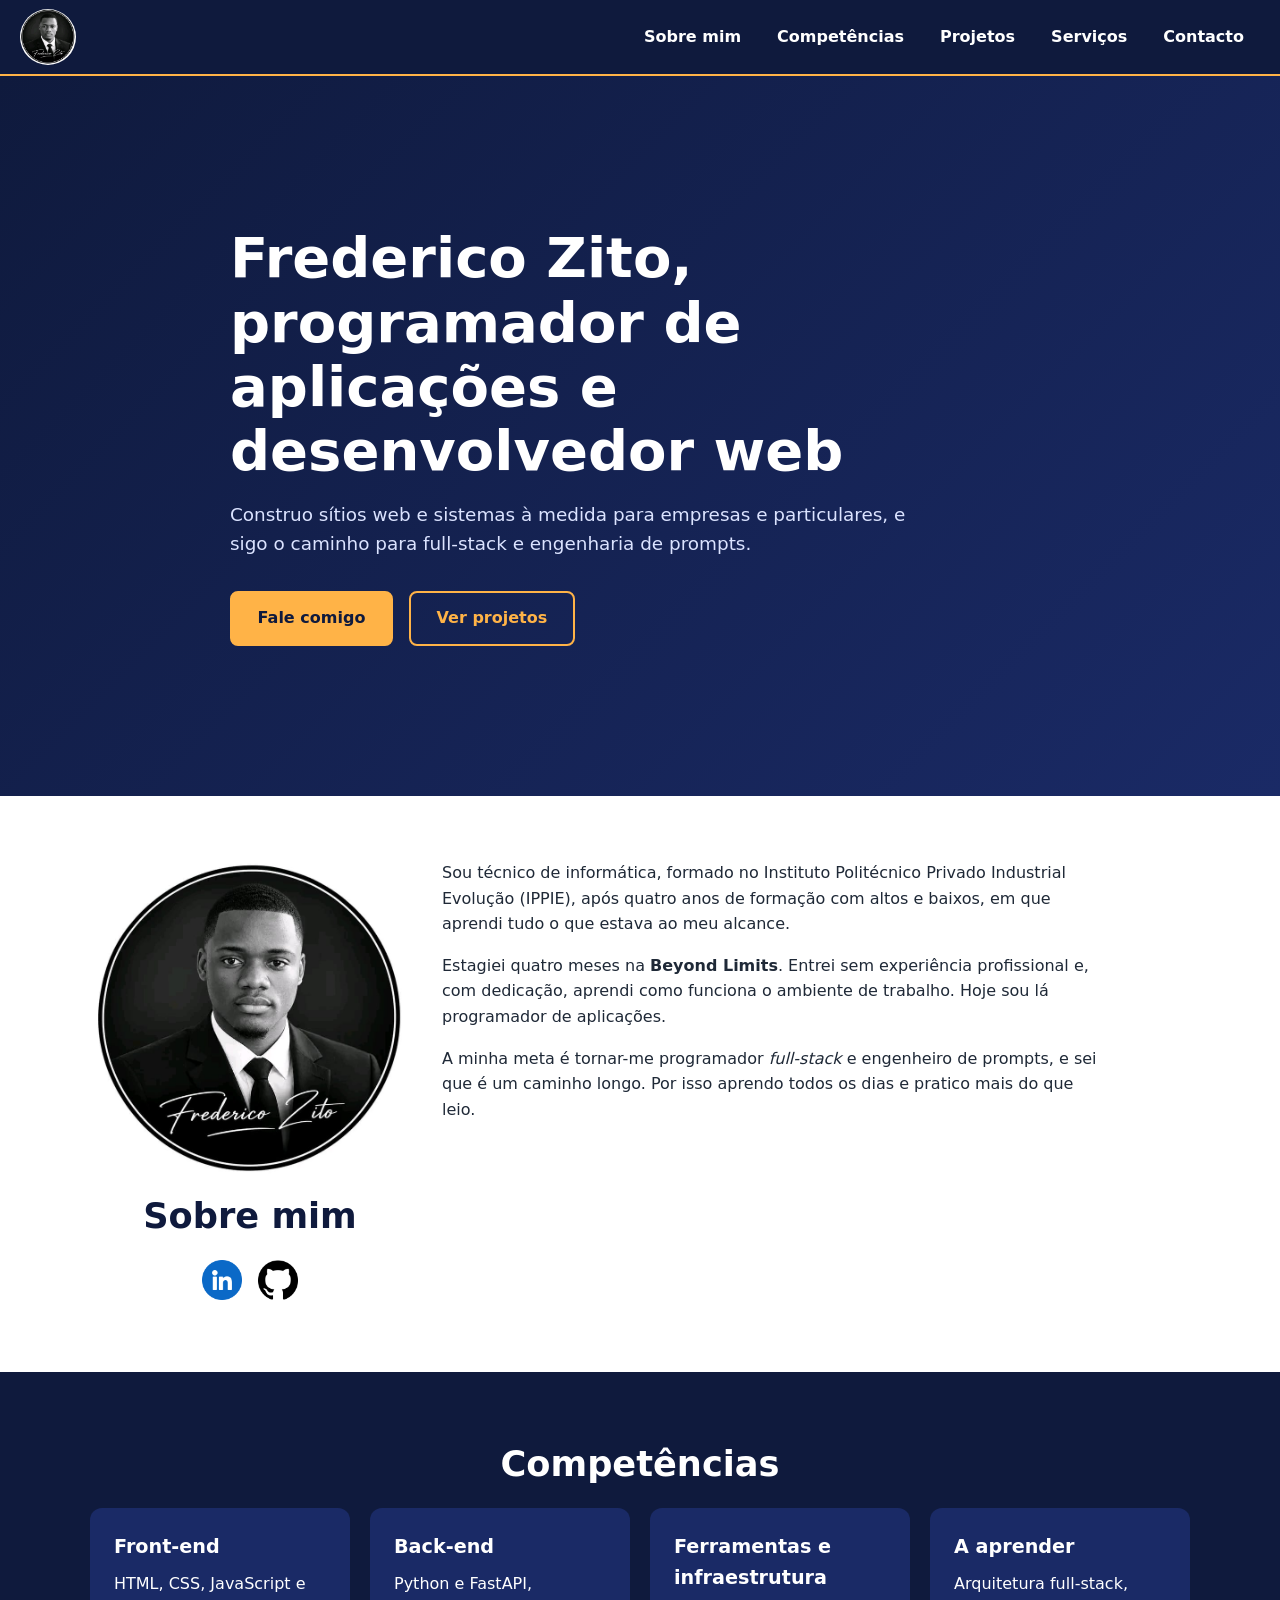
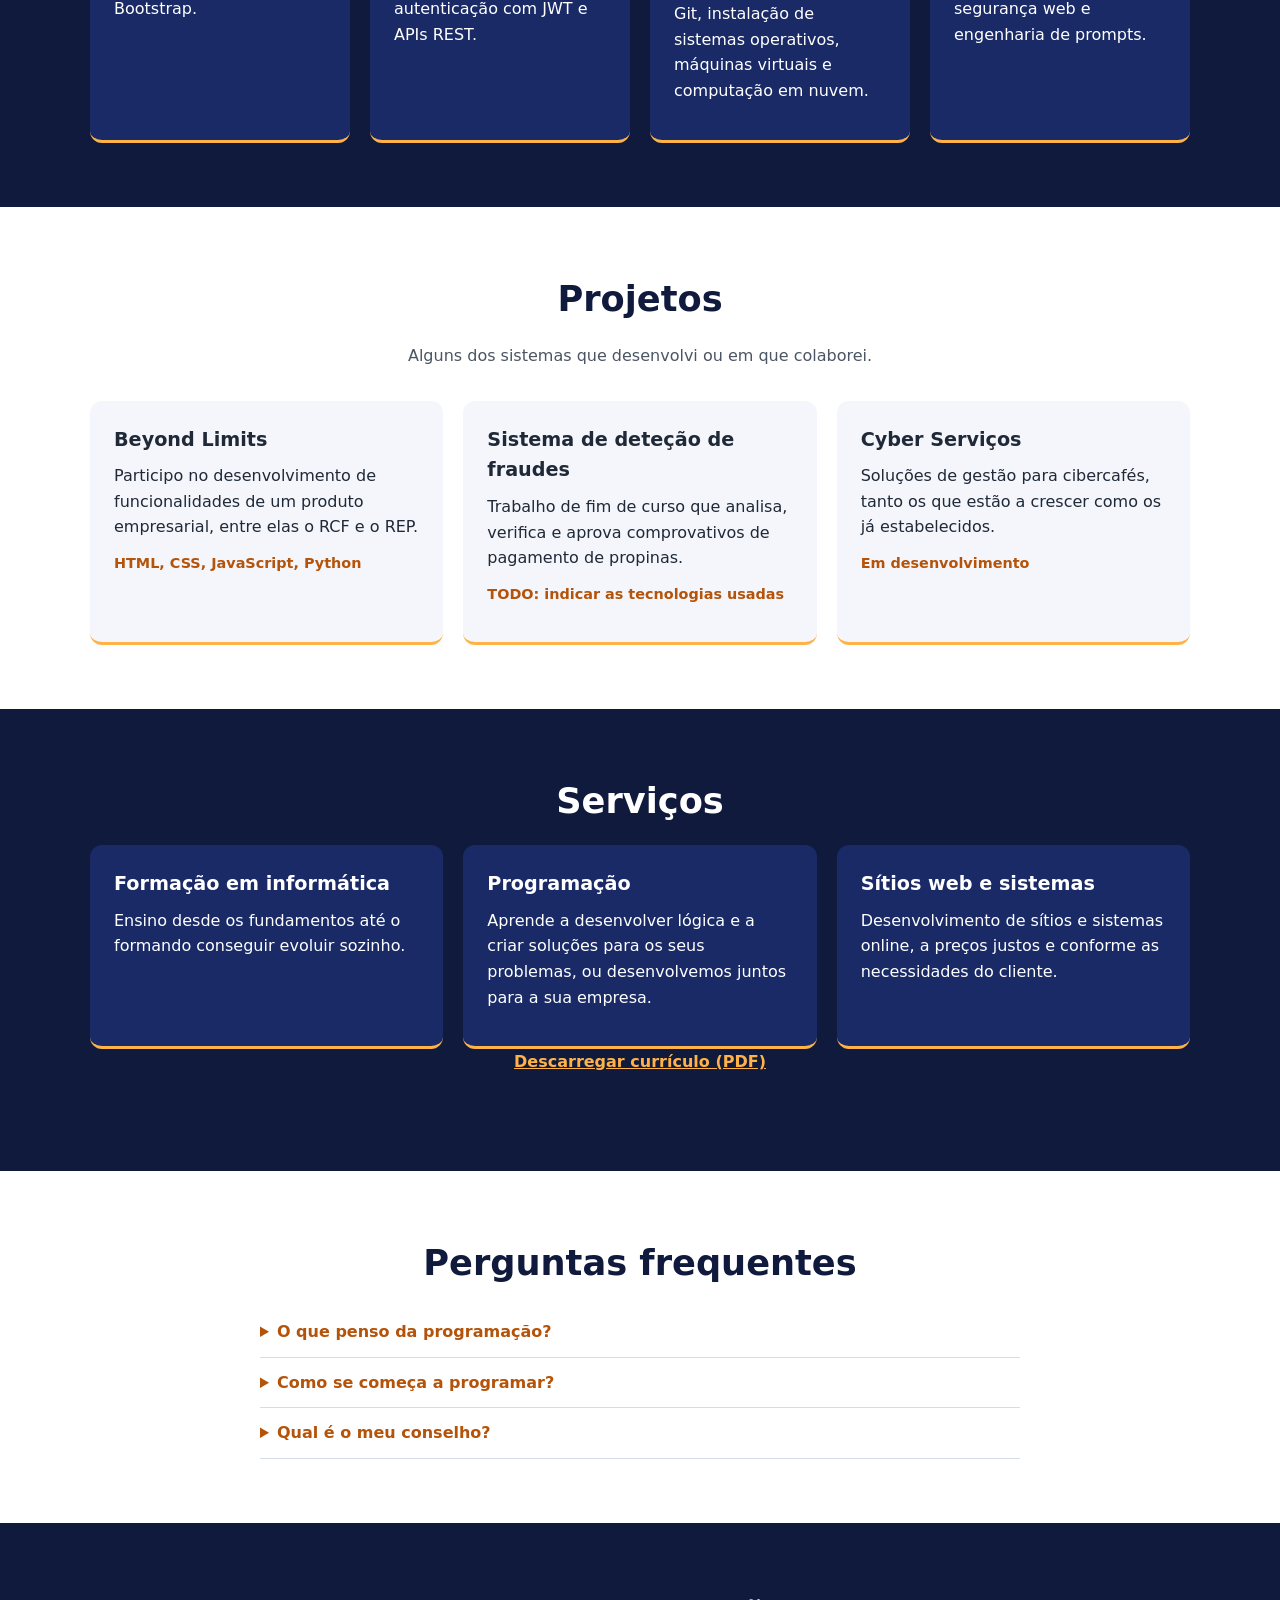
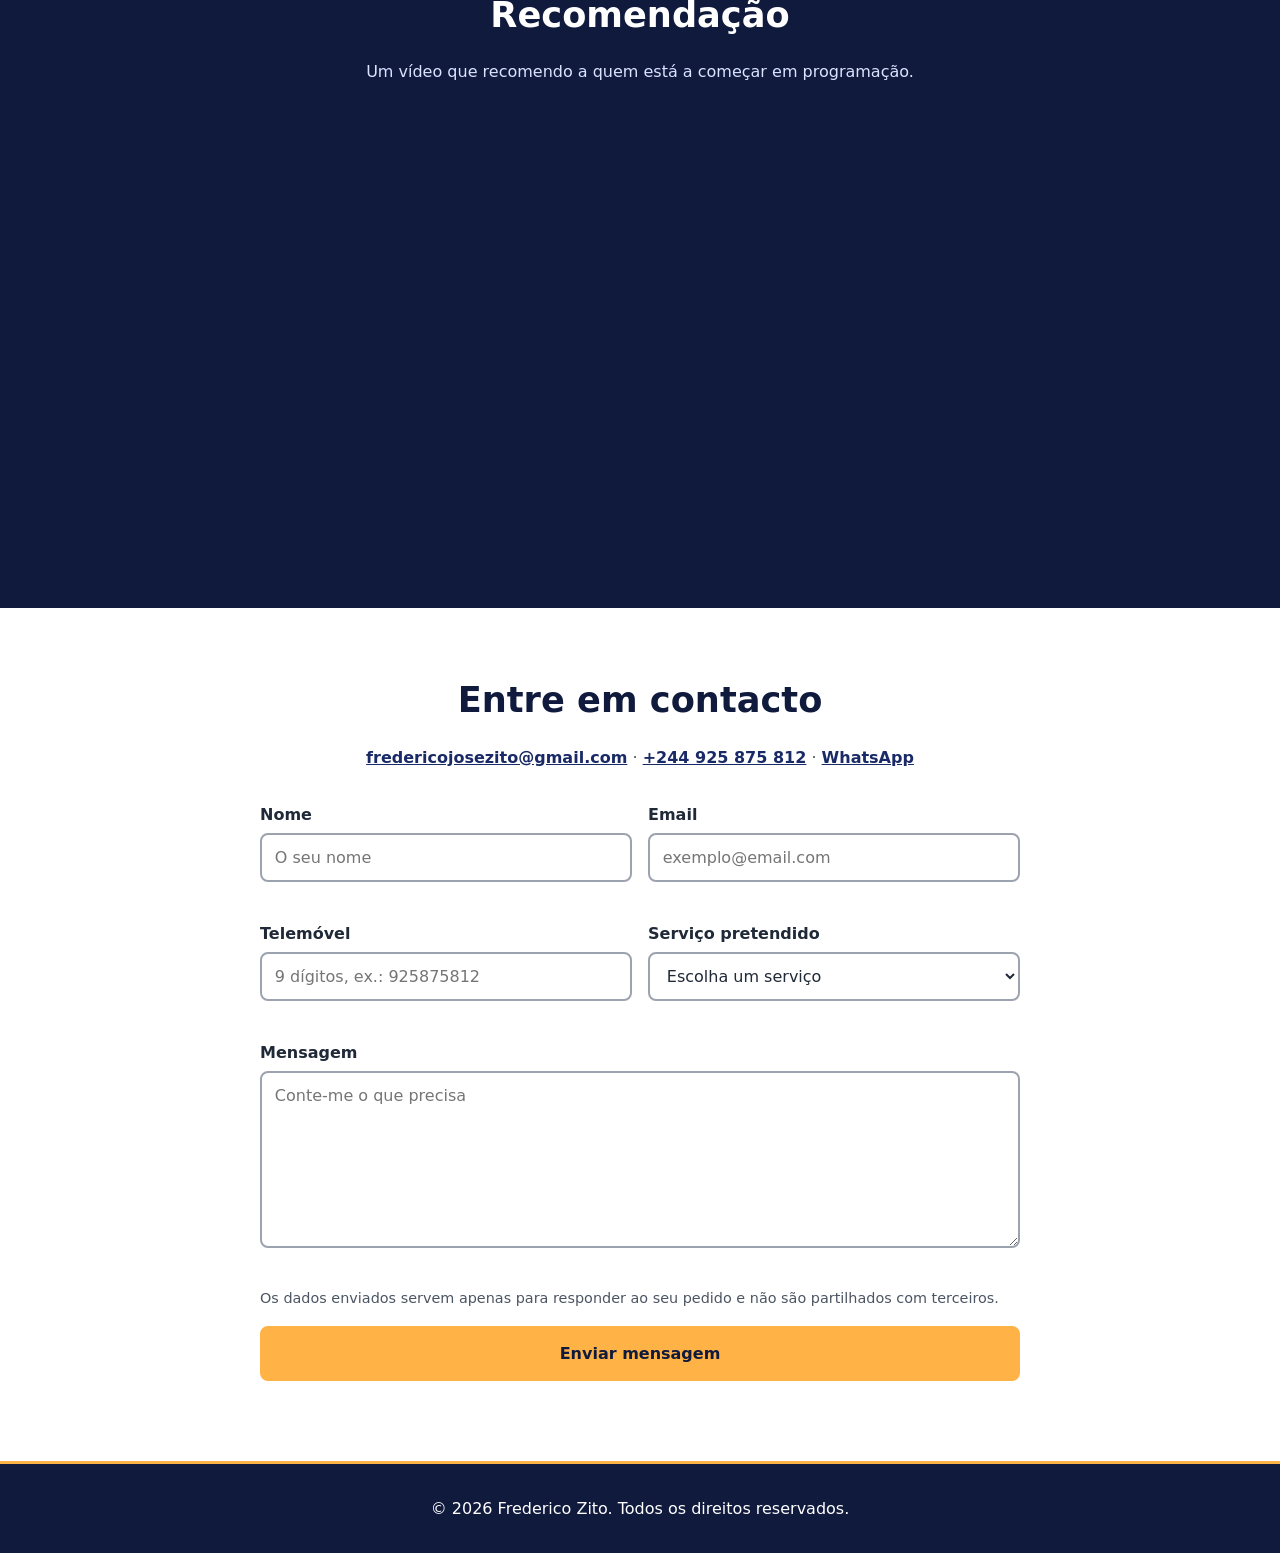
<file: index.html>
<!DOCTYPE html>
<!-- pt-PT conforme pedido (se o público for sobretudo angolano, pode usar pt-AO) -->
<html lang="pt-PT">

<head>
    <meta charset="UTF-8">
    <meta name="viewport" content="width=device-width, initial-scale=1.0">

    <!-- SEO: título (~60 caracteres) e descrição (~155) únicos, com nome e função -->
    <title>Frederico Zito | Programador de Aplicações e Desenvolvedor Web</title>
    <meta name="description"
        content="Frederico Zito, programador de aplicações em Angola. Desenvolvimento de sítios web e sistemas à medida, formação em informática. Peça o seu orçamento.">
    <meta name="author" content="Frederico Zito">
    <meta name="robots" content="index, follow">
    <!-- TODO: substituir pelo domínio real -->
    <link rel="canonical" href="https://www.exemplo.com/">

    <!-- Segurança: política de conteúdos (CSP). Só permite recursos do próprio sítio,
         o YouTube (modo sem cookies) e a nossa API de contacto (connect-src). -->
    <meta http-equiv="Content-Security-Policy"
        content="default-src 'self'; img-src 'self' data:; script-src 'self'; style-src 'self'; frame-src https://www.youtube-nocookie.com; connect-src 'self' https://SEU-BACKEND.onrender.com; form-action 'self'; base-uri 'self'">
    <meta name="referrer" content="strict-origin-when-cross-origin">

    <!-- Pré-visualização ao partilhar (LinkedIn, WhatsApp, Facebook) -->
    <meta property="og:type" content="website">
    <meta property="og:locale" content="pt_PT">
    <meta property="og:title" content="Frederico Zito | Programador de Aplicações e Desenvolvedor Web">
    <meta property="og:description" content="Sítios web e sistemas à medida, com foco em qualidade e segurança.">
    <meta property="og:image" content="https://www.exemplo.com/assets/imagens/og-imagem.jpg">
    <meta property="og:url" content="https://www.exemplo.com/">
    <meta name="twitter:card" content="summary_large_image">

    <link rel="icon" href="frontend/assets/imagens/favicon.png" type="image/png">
    <link rel="stylesheet" href="frontend/assets/estilos/estilo.css">

    <!-- Dados estruturados: ajudam o Google a identificar a pessoa -->
    <script type="application/ld+json">
    {
      "@context": "https://schema.org",
      "@type": "Person",
      "name": "Frederico José Zito",
      "jobTitle": "Programador de Aplicações",
      "worksFor": { "@type": "Organization", "name": "Beyond Limits" },
      "email": "mailto:fredericojosezito@gmail.com",
      "telephone": "+244925875812",
      "url": "https://frederico-zito.github.io/Portfolio-Profissional/"
    }
    </script>
    <script src="frontend/assets/javascript/script.js" defer></script>
</head>

<body>
    <a class="salto-conteudo" href="#conteudo">Saltar para o conteúdo</a>

    <!-- CABEÇALHO E NAVEGAÇÃO -->
    <header class="cabecalho">
        <a href="#inicio" class="cabecalho__logo" aria-label="Ir para o início">
            <img src="frontend/assets/imagens/foto-perfil.jpeg" alt="Fotografia de Frederico Zito" width="56" height="56">
        </a>
        <button class="menu__botao" type="button" aria-label="Menu" aria-expanded="false" aria-controls="menu">
            <span></span><span></span><span></span>
        </button>
        <nav id="menu" class="menu" aria-label="Principal">
            <ul class="menu__lista">
                <li><a class="menu__link" href="#sobre">Sobre mim</a></li>
                <li><a class="menu__link" href="#competencias">Competências</a></li>
                <li><a class="menu__link" href="#projetos">Projetos</a></li>
                <li><a class="menu__link" href="#servicos">Serviços</a></li>
                <li><a class="menu__link" href="#contacto">Contacto</a></li>
            </ul>
        </nav>
    </header>

    <main id="conteudo">
        <!-- SECÇÃO INÍCIO: o único h1 da página, visível e com palavras-chave -->
        <section id="inicio" class="hero">
            <div class="hero__texto">
                <h1 class="hero__titulo">Frederico Zito, programador de aplicações e desenvolvedor web</h1>
                <p class="hero__subtitulo">Construo sítios web e sistemas à medida para empresas e particulares, e sigo
                    o caminho para full-stack e engenharia de prompts.</p>
                <div class="hero__acoes">
                    <a class="botao botao--primario" href="#contacto">Fale comigo</a>
                    <a class="botao botao--secundario" href="#projetos">Ver projetos</a>
                </div>
            </div>
        </section>

        <!-- SECÇÃO SOBRE MIM -->
        <section id="sobre" class="secao secao--clara">
            <div class="secao__miolo sobre">
                <div class="sobre__perfil">
                    <img class="sobre__foto" src="frontend/assets/imagens/foto-perfil.jpeg"
                        alt="Fotografia de Frederico José Zito" width="400" height="400" loading="lazy">
                    <h2 class="secao__titulo">Sobre mim</h2>
                    <!-- TODO: colocar os endereços reais dos perfis -->
                    <ul class="redes">
                        <li><a href="https://www.linkedin.com/in/frederico-zito-084736366" target="_blank"
                                rel="noopener noreferrer"><img src="frontend/assets/icones/linkedin.png" alt="LinkedIn"
                                    width="40" height="40" loading="lazy"></a></li>
                        <li><a href="https://github.com/frederico-zito" target="_blank" rel="noopener noreferrer"><img
                                    src="frontend/assets/icones/github.png" alt="GitHub" width="40" height="40"
                                    loading="lazy"></a></li>
                    </ul>
                </div>
                <article class="sobre__texto">
                    <p>Sou técnico de informática, formado no Instituto Politécnico Privado Industrial Evolução (IPPIE),
                        após quatro anos de formação com altos e baixos, em que aprendi tudo o que estava ao meu
                        alcance.</p>
                    <p>Estagiei quatro meses na <strong>Beyond Limits</strong>. Entrei sem experiência profissional e,
                        com dedicação, aprendi como funciona o ambiente de trabalho. Hoje sou lá programador de
                        aplicações.</p>
                    <p>A minha meta é tornar-me programador <em>full-stack</em> e engenheiro de prompts, e sei que é um
                        caminho longo. Por isso aprendo todos os dias e pratico mais do que leio.</p>
                </article>
            </div>
        </section>

        <!-- SECÇÃO COMPETÊNCIAS -->
        <section id="competencias" class="secao">
            <div class="secao__miolo">
                <h2 class="secao__titulo secao__titulo--claro">Competências</h2>
                <div class="grelha">
                    <article class="cartao cartao--claro">
                        <h3 class="cartao__titulo">Front-end</h3>
                        <p>HTML, CSS, JavaScript e Bootstrap.</p>
                    </article>
                    <article class="cartao cartao--claro">
                        <h3 class="cartao__titulo">Back-end</h3>
                        <p>Python e FastAPI, autenticação com JWT e APIs REST.</p>
                    </article>
                    <article class="cartao cartao--claro">
                        <h3 class="cartao__titulo">Ferramentas e infraestrutura</h3>
                        <p>Git, instalação de sistemas operativos, máquinas virtuais e computação em nuvem.</p>
                    </article>
                    <article class="cartao cartao--claro">
                        <h3 class="cartao__titulo">A aprender</h3>
                        <p>Arquitetura full-stack, segurança web e engenharia de prompts.</p>
                    </article>
                </div>
            </div>
        </section>

        <!-- SECÇÃO PROJETOS -->
        <section id="projetos" class="secao secao--clara">
            <div class="secao__miolo">
                <h2 class="secao__titulo">Projetos</h2>
                <p class="secao__intro">Alguns dos sistemas que desenvolvi ou em que colaborei.</p>
                <div class="grelha">
                    <article class="cartao">
                        <h3 class="cartao__titulo">Beyond Limits</h3>
                        <p>Participo no desenvolvimento de funcionalidades de um produto empresarial, entre elas o RCF e
                            o REP.</p>
                        <p class="cartao__tecnologias">HTML, CSS, JavaScript, Python</p>
                    </article>
                    <article class="cartao">
                        <h3 class="cartao__titulo">Sistema de deteção de fraudes</h3>
                        <p>Trabalho de fim de curso que analisa, verifica e aprova comprovativos de pagamento de
                            propinas.</p>
                        <p class="cartao__tecnologias">TODO: indicar as tecnologias usadas</p>
                    </article>
                    <article class="cartao">
                        <h3 class="cartao__titulo">Cyber Serviços</h3>
                        <p>Soluções de gestão para cibercafés, tanto os que estão a crescer como os já estabelecidos.
                        </p>
                        <p class="cartao__tecnologias">Em desenvolvimento</p>
                    </article>
                </div>
            </div>
        </section>

        <!-- SECÇÃO SERVIÇOS -->
        <section id="servicos" class="secao">
            <div class="secao__miolo">
                <h2 class="secao__titulo secao__titulo--claro">Serviços</h2>
                <div class="grelha">
                    <article class="cartao cartao--claro">
                        <h3 class="cartao__titulo">Formação em informática</h3>
                        <p>Ensino desde os fundamentos até o formando conseguir evoluir sozinho.</p>
                    </article>
                    <article class="cartao cartao--claro">
                        <h3 class="cartao__titulo">Programação</h3>
                        <p>Aprende a desenvolver lógica e a criar soluções para os seus problemas, ou desenvolvemos
                            juntos para a sua empresa.</p>
                    </article>
                    <article class="cartao cartao--claro">
                        <h3 class="cartao__titulo">Sítios web e sistemas</h3>
                        <p>Desenvolvimento de sítios e sistemas online, a preços justos e conforme as necessidades do
                            cliente.</p>
                    </article>
                </div>
                <p class="secao__intro secao__intro--claro"><a class="ligacao-cv"
                        href="frontend/assets/documentos/cv-frederico-zito.pdf" download>Descarregar currículo (PDF)</a></p>
            </div>
        </section>

        <!-- SECÇÃO FAQ -->
        <section id="faq" class="secao secao--clara">
            <div class="secao__miolo secao__miolo--estreito">
                <h2 class="secao__titulo">Perguntas frequentes</h2>
                <details class="faq__item">
                    <summary class="faq__pergunta">O que penso da programação?</summary>
                    <p class="faq__resposta">É exigente, mais do que difícil. Pede curiosidade constante e prática
                        diária, não apenas motivação passageira.</p>
                </details>
                <details class="faq__item">
                    <summary class="faq__pergunta">Como se começa a programar?</summary>
                    <p class="faq__resposta">Escolhe-se uma área, estuda-se com método e pratica-se muito: cerca de 80%
                        de prática e 20% de teoria.</p>
                </details>
                <details class="faq__item">
                    <summary class="faq__pergunta">Qual é o meu conselho?</summary>
                    <p class="faq__resposta">Não adie o que pode aprender hoje. Cada dia de prática conta.</p>
                </details>
            </div>
        </section>

        <!-- SECÇÃO RECOMENDAÇÃO (vídeo carregado só quando visível, sem cookies) -->
        <section id="recomendacao" class="secao">
            <div class="secao__miolo secao__miolo--estreito">
                <h2 class="secao__titulo secao__titulo--claro">Recomendação</h2>
                <p class="secao__intro secao__intro--claro">Um vídeo que recomendo a quem está a começar em programação.
                </p>
                <iframe class="video" src="https://www.youtube-nocookie.com/embed/A1BaZr82XJI"
                    title="Vídeo de introdução à programação" loading="lazy"
                    referrerpolicy="strict-origin-when-cross-origin"
                    allow="encrypted-media; picture-in-picture; web-share" allowfullscreen></iframe>
            </div>
        </section>

        <!-- SECÇÃO CONTACTO -->
        <section id="contacto" class="secao secao--clara">
            <div class="secao__miolo secao__miolo--estreito">
                <h2 class="secao__titulo">Entre em contacto</h2>
                <p class="secao__intro">
                    <a href="mailto:fredericojosezito@gmail.com">fredericojosezito@gmail.com</a> ·
                    <a href="tel:+244925875812">+244 925 875 812</a> ·
                    <a href="https://wa.me/244925875812" target="_blank" rel="noopener noreferrer">WhatsApp</a>
                </p>

                <!-- TODO: data-api-url = endereço da API alojada (ver backend/README.md).
                     O envio é feito por JavaScript; sem ele, usar o email acima. -->
                <form id="formulario" class="formulario" data-api-url="https://SEU-BACKEND.onrender.com/contacto"
                    method="post" novalidate>
                    <div class="formulario__linha">
                        <div class="campo">
                            <label for="nome">Nome</label>
                            <input type="text" id="nome" name="nome" maxlength="60" autocomplete="name" required
                                placeholder="O seu nome">
                            <span class="campo__erro" role="alert"></span>
                        </div>
                        <div class="campo">
                            <label for="email">Email</label>
                            <input type="email" id="email" name="email" maxlength="80" autocomplete="email" required
                                placeholder="exemplo@email.com">
                            <span class="campo__erro" role="alert"></span>
                        </div>
                    </div>
                    <div class="formulario__linha">
                        <div class="campo">
                            <label for="telemovel">Telemóvel</label>
                            <input type="tel" id="telemovel" name="telemovel" maxlength="9" inputmode="numeric"
                                autocomplete="tel-national" placeholder="9 dígitos, ex.: 925875812">
                            <span class="campo__erro" role="alert"></span>
                        </div>
                        <div class="campo">
                            <label for="servico">Serviço pretendido</label>
                            <select id="servico" name="servico" required>
                                <option value="" selected disabled>Escolha um serviço</option>
                                <option>Instalação e configuração de sistemas operativos</option>
                                <option>Criação e configuração de máquinas virtuais</option>
                                <option>Panfletos, cartazes e faixas</option>
                                <option>Desenvolvimento de loja online</option>
                                <option>Desenvolvimento de sistema de gestão</option>
                                <option>Formação em lógica de programação</option>
                                <option>Reparação de computadores</option>
                                <option>Formação em computação em nuvem</option>
                            </select>
                            <span class="campo__erro" role="alert"></span>
                        </div>
                    </div>
                    <div class="campo">
                        <label for="mensagem">Mensagem</label>
                        <textarea id="mensagem" name="mensagem" rows="6" minlength="10" maxlength="1000" required
                            placeholder="Conte-me o que precisa"></textarea>
                        <span class="campo__erro" role="alert"></span>
                    </div>
                    <!-- Armadilha anti-spam (honeypot): humanos não a veem, robôs preenchem -->
                    <div class="armadilha" aria-hidden="true">
                        <label for="website">Não preencher</label>
                        <input type="text" id="website" name="website" tabindex="-1" autocomplete="off">
                    </div>
                    <p class="formulario__privacidade">Os dados enviados servem apenas para responder ao seu pedido e
                        não são partilhados com terceiros.</p>
                    <button type="submit" class="botao botao--primario botao--cheio">Enviar mensagem</button>
                    <p id="formulario-estado" class="formulario__estado" role="status"></p>
                </form>
            </div>
        </section>
    </main>

    <footer class="rodape">
        <p>&copy; 2026 Frederico Zito. Todos os direitos reservados.</p>
    </footer>
</body>

</html>
</file>
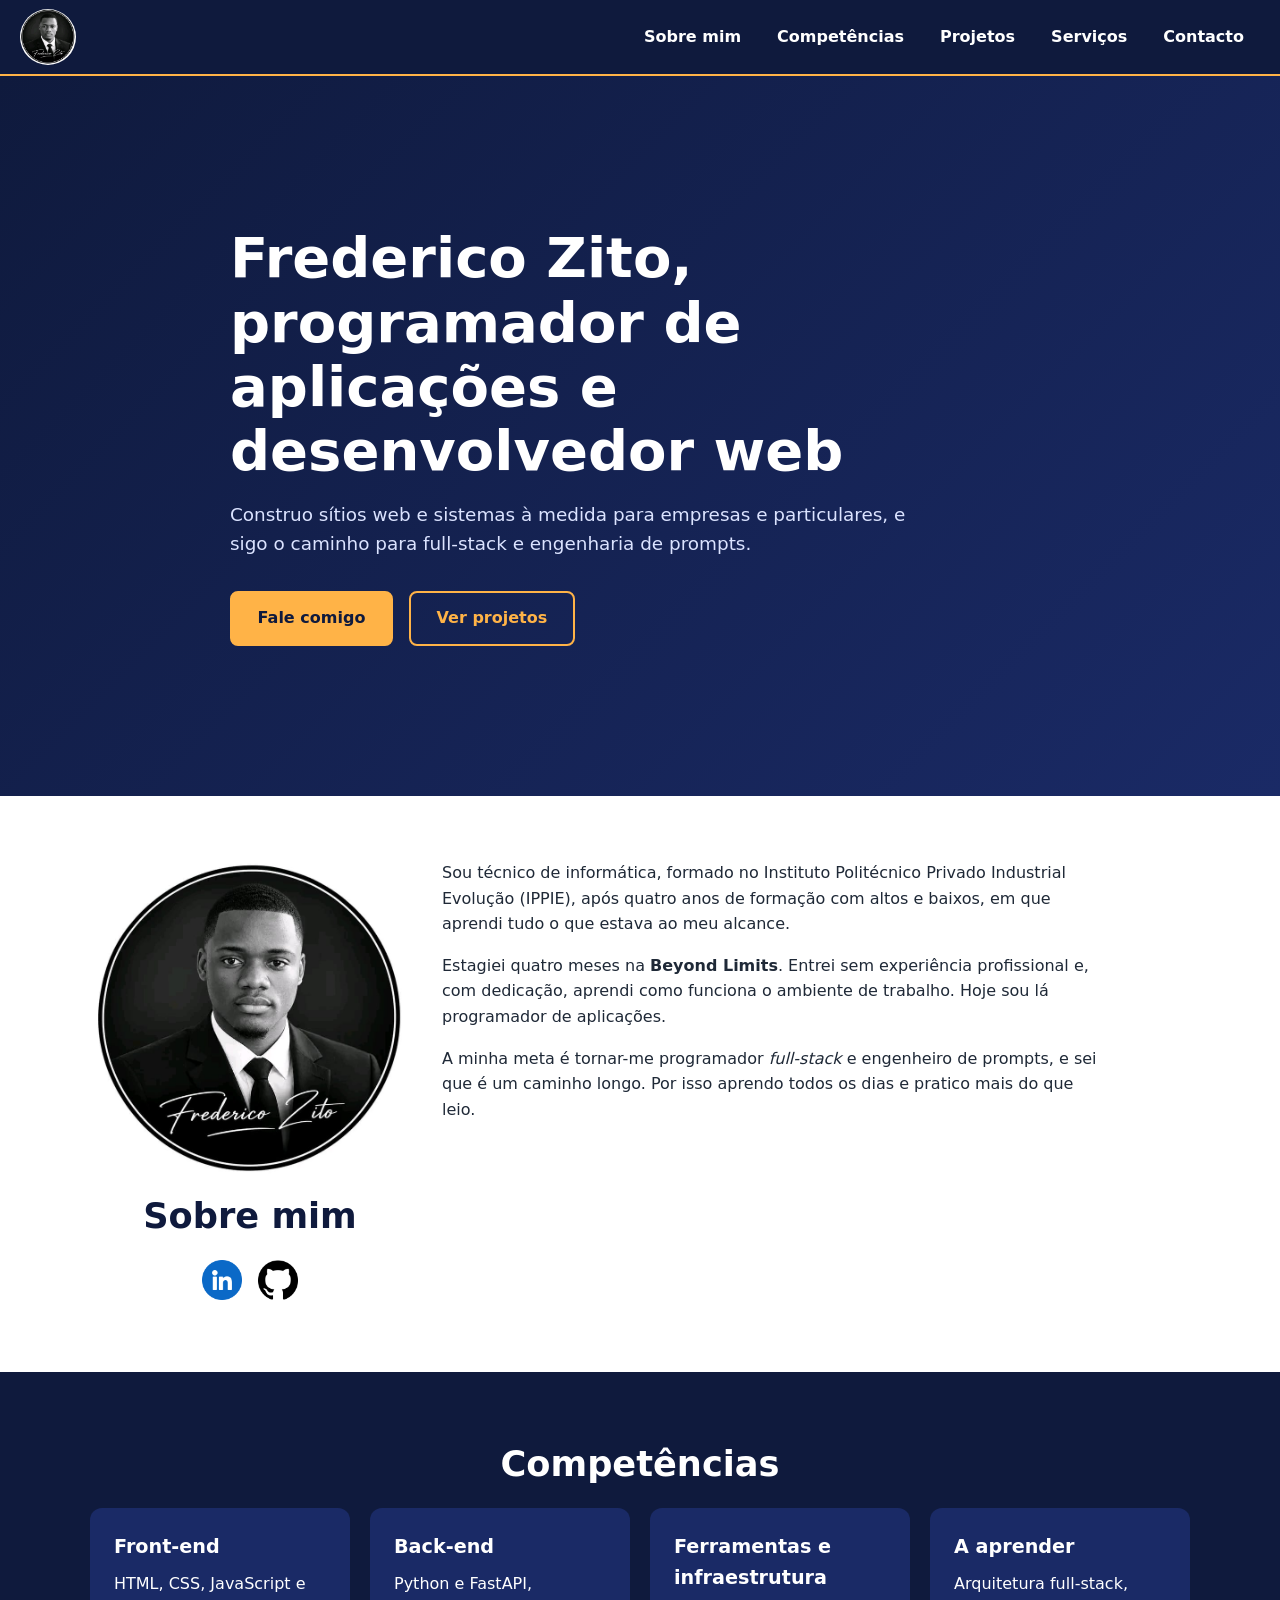
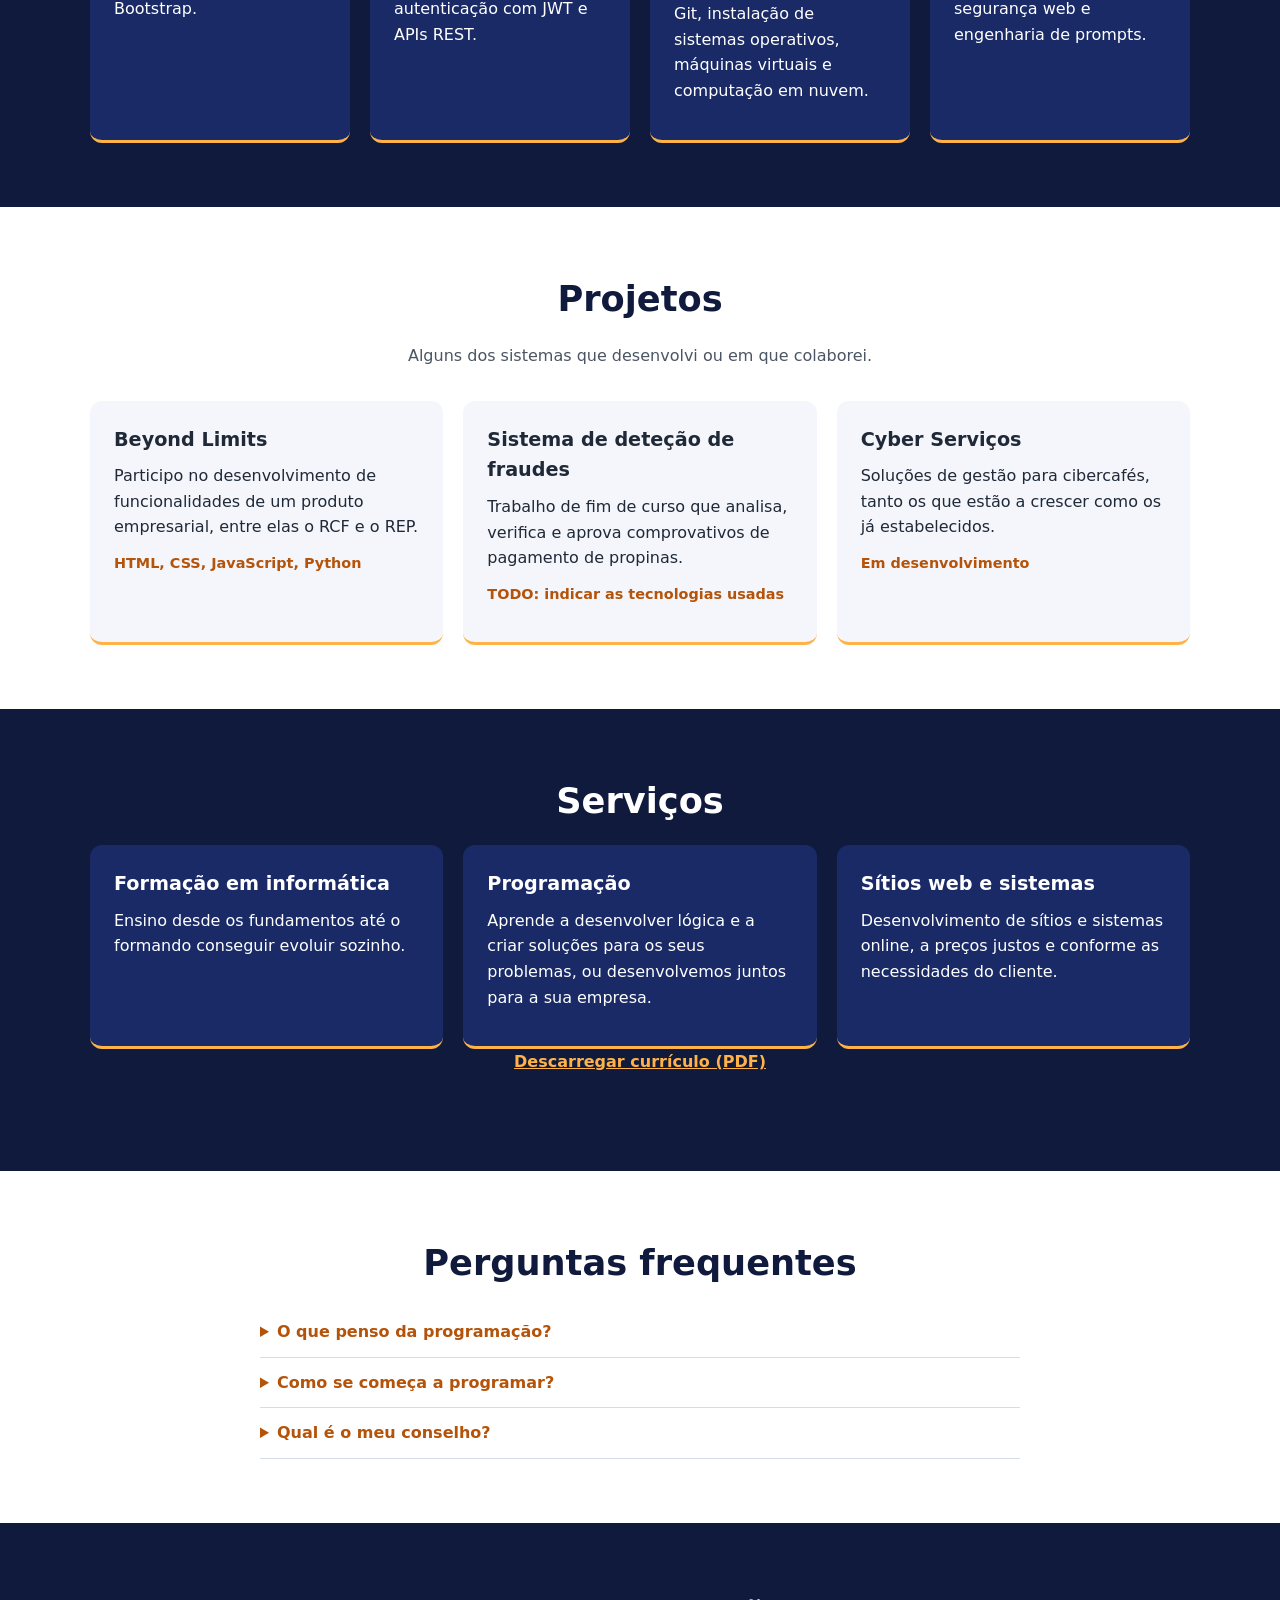
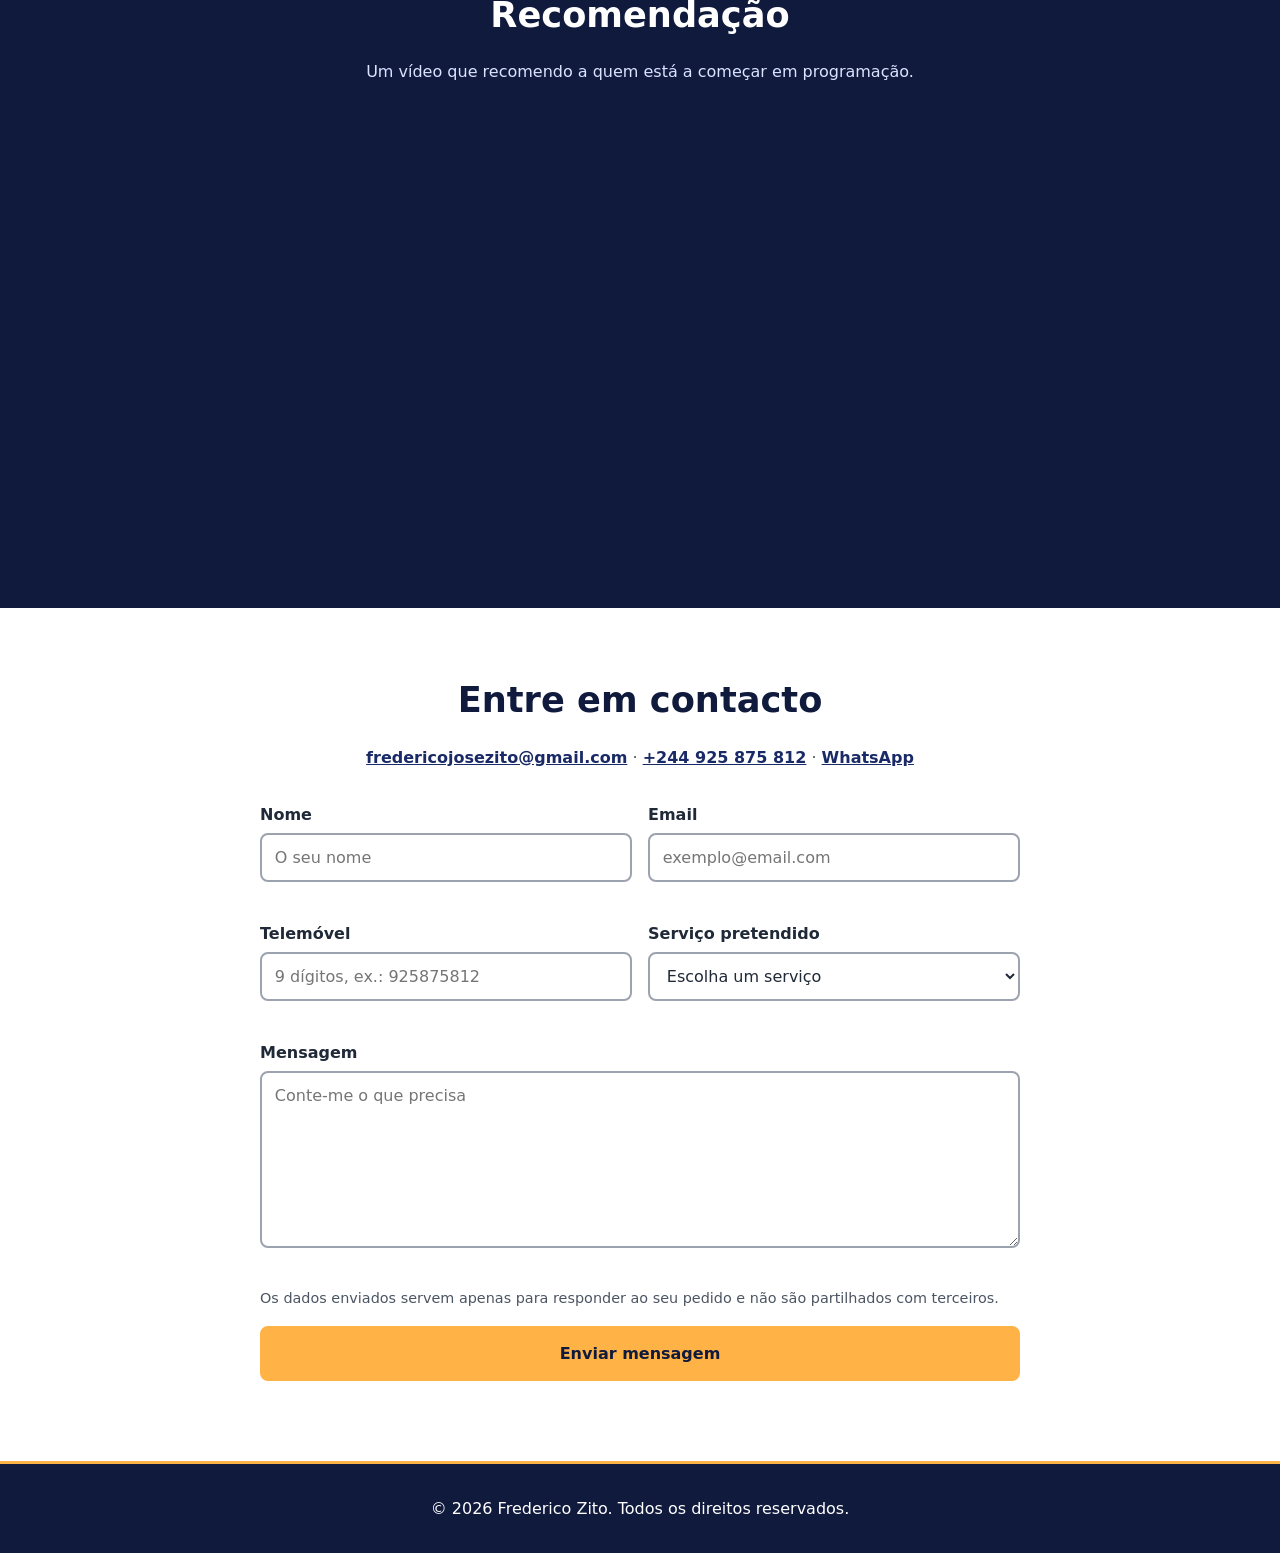
<file: frontend/index.html>
<!DOCTYPE html>
<!-- pt-PT conforme pedido (se o público for sobretudo angolano, pode usar pt-AO) -->
<html lang="pt-PT">

<head>
    <meta charset="UTF-8">
    <meta name="viewport" content="width=device-width, initial-scale=1.0">

    <!-- SEO: título (~60 caracteres) e descrição (~155) únicos, com nome e função -->
    <title>Frederico Zito | Programador de Aplicações e Desenvolvedor Web</title>
    <meta name="description"
        content="Frederico Zito, programador de aplicações em Angola. Desenvolvimento de sítios web e sistemas à medida, formação em informática. Peça o seu orçamento.">
    <meta name="author" content="Frederico Zito">
    <meta name="robots" content="index, follow">
    <!-- TODO: substituir pelo domínio real -->
    <link rel="canonical" href="https://www.exemplo.com/">

    <!-- Segurança: política de conteúdos (CSP). Só permite recursos do próprio sítio,
         o YouTube (modo sem cookies) e a nossa API de contacto (connect-src). -->
    <meta http-equiv="Content-Security-Policy"
        content="default-src 'self'; img-src 'self' data:; script-src 'self'; style-src 'self'; frame-src https://www.youtube-nocookie.com; connect-src 'self' https://SEU-BACKEND.onrender.com; form-action 'self'; base-uri 'self'">
    <meta name="referrer" content="strict-origin-when-cross-origin">

    <!-- Pré-visualização ao partilhar (LinkedIn, WhatsApp, Facebook) -->
    <meta property="og:type" content="website">
    <meta property="og:locale" content="pt_PT">
    <meta property="og:title" content="Frederico Zito | Programador de Aplicações e Desenvolvedor Web">
    <meta property="og:description" content="Sítios web e sistemas à medida, com foco em qualidade e segurança.">
    <meta property="og:image" content="https://www.exemplo.com/assets/imagens/og-imagem.jpg">
    <meta property="og:url" content="https://www.exemplo.com/">
    <meta name="twitter:card" content="summary_large_image">

    <link rel="icon" href="assets/imagens/favicon.png" type="image/png">
    <link rel="stylesheet" href="assets/estilos/estilo.css">

    <!-- Dados estruturados: ajudam o Google a identificar a pessoa -->
    <script type="application/ld+json">
    {
      "@context": "https://schema.org",
      "@type": "Person",
      "name": "Frederico José Zito",
      "jobTitle": "Programador de Aplicações",
      "worksFor": { "@type": "Organization", "name": "Beyond Limits" },
      "email": "mailto:fredericojosezito@gmail.com",
      "telephone": "+244925875812",
      "url": "https://www.exemplo.com/"
    }
    </script>
    <script src="assets/javascript/script.js" defer></script>
</head>

<body>
    <a class="salto-conteudo" href="#conteudo">Saltar para o conteúdo</a>

    <!-- CABEÇALHO E NAVEGAÇÃO -->
    <header class="cabecalho">
        <a href="#inicio" class="cabecalho__logo" aria-label="Ir para o início">
            <img src="assets/imagens/foto-perfil.jpeg" alt="Fotografia de Frederico Zito" width="56" height="56">
        </a>
        <button class="menu__botao" type="button" aria-label="Menu" aria-expanded="false" aria-controls="menu">
            <span></span><span></span><span></span>
        </button>
        <nav id="menu" class="menu" aria-label="Principal">
            <ul class="menu__lista">
                <li><a class="menu__link" href="#sobre">Sobre mim</a></li>
                <li><a class="menu__link" href="#competencias">Competências</a></li>
                <li><a class="menu__link" href="#projetos">Projetos</a></li>
                <li><a class="menu__link" href="#servicos">Serviços</a></li>
                <li><a class="menu__link" href="#contacto">Contacto</a></li>
            </ul>
        </nav>
    </header>

    <main id="conteudo">
        <!-- SECÇÃO INÍCIO: o único h1 da página, visível e com palavras-chave -->
        <section id="inicio" class="hero">
            <div class="hero__texto">
                <h1 class="hero__titulo">Frederico Zito, programador de aplicações e desenvolvedor web</h1>
                <p class="hero__subtitulo">Construo sítios web e sistemas à medida para empresas e particulares, e sigo
                    o caminho para full-stack e engenharia de prompts.</p>
                <div class="hero__acoes">
                    <a class="botao botao--primario" href="#contacto">Fale comigo</a>
                    <a class="botao botao--secundario" href="#projetos">Ver projetos</a>
                </div>
            </div>
        </section>

        <!-- SECÇÃO SOBRE MIM -->
        <section id="sobre" class="secao secao--clara">
            <div class="secao__miolo sobre">
                <div class="sobre__perfil">
                    <img class="sobre__foto" src="assets/imagens/foto-perfil.jpeg"
                        alt="Fotografia de Frederico José Zito" width="400" height="400" loading="lazy">
                    <h2 class="secao__titulo">Sobre mim</h2>
                    <!-- TODO: colocar os endereços reais dos perfis -->
                    <ul class="redes">
                        <li><a href="https://www.linkedin.com/in/O-SEU-PERFIL" target="_blank"
                                rel="noopener noreferrer"><img src="assets/icones/linkedin.png" alt="LinkedIn"
                                    width="40" height="40" loading="lazy"></a></li>
                        <li><a href="https://github.com/O-SEU-UTILIZADOR" target="_blank" rel="noopener noreferrer"><img
                                    src="assets/icones/github.png" alt="GitHub" width="40" height="40"
                                    loading="lazy"></a></li>
                    </ul>
                </div>
                <article class="sobre__texto">
                    <p>Sou técnico de informática, formado no Instituto Politécnico Privado Industrial Evolução (IPPIE),
                        após quatro anos de formação com altos e baixos, em que aprendi tudo o que estava ao meu
                        alcance.</p>
                    <p>Estagiei quatro meses na <strong>Beyond Limits</strong>. Entrei sem experiência profissional e,
                        com dedicação, aprendi como funciona o ambiente de trabalho. Hoje sou lá programador de
                        aplicações.</p>
                    <p>A minha meta é tornar-me programador <em>full-stack</em> e engenheiro de prompts, e sei que é um
                        caminho longo. Por isso aprendo todos os dias e pratico mais do que leio.</p>
                </article>
            </div>
        </section>

        <!-- SECÇÃO COMPETÊNCIAS -->
        <section id="competencias" class="secao">
            <div class="secao__miolo">
                <h2 class="secao__titulo secao__titulo--claro">Competências</h2>
                <div class="grelha">
                    <article class="cartao cartao--claro">
                        <h3 class="cartao__titulo">Front-end</h3>
                        <p>HTML, CSS, JavaScript e Bootstrap.</p>
                    </article>
                    <article class="cartao cartao--claro">
                        <h3 class="cartao__titulo">Back-end</h3>
                        <p>Python e FastAPI, autenticação com JWT e APIs REST.</p>
                    </article>
                    <article class="cartao cartao--claro">
                        <h3 class="cartao__titulo">Ferramentas e infraestrutura</h3>
                        <p>Git, instalação de sistemas operativos, máquinas virtuais e computação em nuvem.</p>
                    </article>
                    <article class="cartao cartao--claro">
                        <h3 class="cartao__titulo">A aprender</h3>
                        <p>Arquitetura full-stack, segurança web e engenharia de prompts.</p>
                    </article>
                </div>
            </div>
        </section>

        <!-- SECÇÃO PROJETOS -->
        <section id="projetos" class="secao secao--clara">
            <div class="secao__miolo">
                <h2 class="secao__titulo">Projetos</h2>
                <p class="secao__intro">Alguns dos sistemas que desenvolvi ou em que colaborei.</p>
                <div class="grelha">
                    <article class="cartao">
                        <h3 class="cartao__titulo">Beyond Limits</h3>
                        <p>Participo no desenvolvimento de funcionalidades de um produto empresarial, entre elas o RCF e
                            o REP.</p>
                        <p class="cartao__tecnologias">HTML, CSS, JavaScript, Python</p>
                    </article>
                    <article class="cartao">
                        <h3 class="cartao__titulo">Sistema de deteção de fraudes</h3>
                        <p>Trabalho de fim de curso que analisa, verifica e aprova comprovativos de pagamento de
                            propinas.</p>
                        <p class="cartao__tecnologias">TODO: indicar as tecnologias usadas</p>
                    </article>
                    <article class="cartao">
                        <h3 class="cartao__titulo">Cyber Serviços</h3>
                        <p>Soluções de gestão para cibercafés, tanto os que estão a crescer como os já estabelecidos.
                        </p>
                        <p class="cartao__tecnologias">Em desenvolvimento</p>
                    </article>
                </div>
            </div>
        </section>

        <!-- SECÇÃO SERVIÇOS -->
        <section id="servicos" class="secao">
            <div class="secao__miolo">
                <h2 class="secao__titulo secao__titulo--claro">Serviços</h2>
                <div class="grelha">
                    <article class="cartao cartao--claro">
                        <h3 class="cartao__titulo">Formação em informática</h3>
                        <p>Ensino desde os fundamentos até o formando conseguir evoluir sozinho.</p>
                    </article>
                    <article class="cartao cartao--claro">
                        <h3 class="cartao__titulo">Programação</h3>
                        <p>Aprende a desenvolver lógica e a criar soluções para os seus problemas, ou desenvolvemos
                            juntos para a sua empresa.</p>
                    </article>
                    <article class="cartao cartao--claro">
                        <h3 class="cartao__titulo">Sítios web e sistemas</h3>
                        <p>Desenvolvimento de sítios e sistemas online, a preços justos e conforme as necessidades do
                            cliente.</p>
                    </article>
                </div>
                <p class="secao__intro secao__intro--claro"><a class="ligacao-cv"
                        href="assets/documentos/cv-frederico-zito.pdf" download>Descarregar currículo (PDF)</a></p>
            </div>
        </section>

        <!-- SECÇÃO FAQ -->
        <section id="faq" class="secao secao--clara">
            <div class="secao__miolo secao__miolo--estreito">
                <h2 class="secao__titulo">Perguntas frequentes</h2>
                <details class="faq__item">
                    <summary class="faq__pergunta">O que penso da programação?</summary>
                    <p class="faq__resposta">É exigente, mais do que difícil. Pede curiosidade constante e prática
                        diária, não apenas motivação passageira.</p>
                </details>
                <details class="faq__item">
                    <summary class="faq__pergunta">Como se começa a programar?</summary>
                    <p class="faq__resposta">Escolhe-se uma área, estuda-se com método e pratica-se muito: cerca de 80%
                        de prática e 20% de teoria.</p>
                </details>
                <details class="faq__item">
                    <summary class="faq__pergunta">Qual é o meu conselho?</summary>
                    <p class="faq__resposta">Não adie o que pode aprender hoje. Cada dia de prática conta.</p>
                </details>
            </div>
        </section>

        <!-- SECÇÃO RECOMENDAÇÃO (vídeo carregado só quando visível, sem cookies) -->
        <section id="recomendacao" class="secao">
            <div class="secao__miolo secao__miolo--estreito">
                <h2 class="secao__titulo secao__titulo--claro">Recomendação</h2>
                <p class="secao__intro secao__intro--claro">Um vídeo que recomendo a quem está a começar em programação.
                </p>
                <iframe class="video" src="https://www.youtube-nocookie.com/embed/A1BaZr82XJI"
                    title="Vídeo de introdução à programação" loading="lazy"
                    referrerpolicy="strict-origin-when-cross-origin"
                    allow="encrypted-media; picture-in-picture; web-share" allowfullscreen></iframe>
            </div>
        </section>

        <!-- SECÇÃO CONTACTO -->
        <section id="contacto" class="secao secao--clara">
            <div class="secao__miolo secao__miolo--estreito">
                <h2 class="secao__titulo">Entre em contacto</h2>
                <p class="secao__intro">
                    <a href="mailto:fredericojosezito@gmail.com">fredericojosezito@gmail.com</a> ·
                    <a href="tel:+244925875812">+244 925 875 812</a> ·
                    <a href="https://wa.me/244925875812" target="_blank" rel="noopener noreferrer">WhatsApp</a>
                </p>

                <!-- TODO: data-api-url = endereço da API alojada (ver backend/README.md).
                     O envio é feito por JavaScript; sem ele, usar o email acima. -->
                <form id="formulario" class="formulario" data-api-url="https://SEU-BACKEND.onrender.com/contacto"
                    method="post" novalidate>
                    <div class="formulario__linha">
                        <div class="campo">
                            <label for="nome">Nome</label>
                            <input type="text" id="nome" name="nome" maxlength="60" autocomplete="name" required
                                placeholder="O seu nome">
                            <span class="campo__erro" role="alert"></span>
                        </div>
                        <div class="campo">
                            <label for="email">Email</label>
                            <input type="email" id="email" name="email" maxlength="80" autocomplete="email" required
                                placeholder="exemplo@email.com">
                            <span class="campo__erro" role="alert"></span>
                        </div>
                    </div>
                    <div class="formulario__linha">
                        <div class="campo">
                            <label for="telemovel">Telemóvel</label>
                            <input type="tel" id="telemovel" name="telemovel" maxlength="9" inputmode="numeric"
                                autocomplete="tel-national" placeholder="9 dígitos, ex.: 925875812">
                            <span class="campo__erro" role="alert"></span>
                        </div>
                        <div class="campo">
                            <label for="servico">Serviço pretendido</label>
                            <select id="servico" name="servico" required>
                                <option value="" selected disabled>Escolha um serviço</option>
                                <option>Instalação e configuração de sistemas operativos</option>
                                <option>Criação e configuração de máquinas virtuais</option>
                                <option>Panfletos, cartazes e faixas</option>
                                <option>Desenvolvimento de loja online</option>
                                <option>Desenvolvimento de sistema de gestão</option>
                                <option>Formação em lógica de programação</option>
                                <option>Reparação de computadores</option>
                                <option>Formação em computação em nuvem</option>
                            </select>
                            <span class="campo__erro" role="alert"></span>
                        </div>
                    </div>
                    <div class="campo">
                        <label for="mensagem">Mensagem</label>
                        <textarea id="mensagem" name="mensagem" rows="6" minlength="10" maxlength="1000" required
                            placeholder="Conte-me o que precisa"></textarea>
                        <span class="campo__erro" role="alert"></span>
                    </div>
                    <!-- Armadilha anti-spam (honeypot): humanos não a veem, robôs preenchem -->
                    <div class="armadilha" aria-hidden="true">
                        <label for="website">Não preencher</label>
                        <input type="text" id="website" name="website" tabindex="-1" autocomplete="off">
                    </div>
                    <p class="formulario__privacidade">Os dados enviados servem apenas para responder ao seu pedido e
                        não são partilhados com terceiros.</p>
                    <button type="submit" class="botao botao--primario botao--cheio">Enviar mensagem</button>
                    <p id="formulario-estado" class="formulario__estado" role="status"></p>
                </form>
            </div>
        </section>
    </main>

    <footer class="rodape">
        <p>&copy; 2026 Frederico Zito. Todos os direitos reservados.</p>
    </footer>
</body>

</html>
</file>
<file: frontend/assets/estilos/estilo.css>
@charset "UTF-8";

/* ==========================================================
   VARIÁVEIS
   Paleta: azul-escuro (marca), laranja (destaque) e neutros.
   --laranja-texto é uma variante mais escura para texto sobre
   fundo claro (contraste ≥ 4,5:1, exigência WCAG AA).
   ========================================================== */
:root {
    --azul-900: #0f1a3d;
    --azul-700: #1a2a66;
    --laranja: #ffb347;
    --laranja-texto: #b45309;
    --branco: #ffffff;
    --fundo-claro: #f4f6fb;
    --texto: #1f2937;
    --texto-suave: #4b5563;
    --erro: #b91c1c;
    --sucesso: #166534;
    --raio: 12px;
    --altura-cabecalho: 76px;
}

/* ==========================================================
   BASE
   Só seletores de elemento e classes (sem IDs), para manter a
   especificidade baixa e fácil de sobrescrever.
   ========================================================== */
*,
*::before,
*::after {
    box-sizing: border-box;
}

html {
    scroll-behavior: smooth;
    /* Evita que o cabeçalho fixo tape o título ao clicar numa âncora */
    scroll-padding-top: var(--altura-cabecalho);
}

body {
    margin: 0;
    font-family: system-ui, "Segoe UI", Roboto, Arial, sans-serif;
    font-size: 1rem;
    line-height: 1.6;
    color: var(--texto);
    background: var(--azul-900);
}

img {
    max-width: 100%;
    height: auto;
}

a {
    color: inherit;
}

/* Foco visível para quem navega com teclado */
:focus-visible {
    outline: 3px solid var(--laranja);
    outline-offset: 3px;
}

/* Ligação para saltar a navegação (acessibilidade) */
.salto-conteudo {
    position: absolute;
    left: 1rem;
    top: -4rem;
    padding: .5rem 1rem;
    background: var(--laranja);
    color: var(--azul-900);
    font-weight: 700;
    z-index: 2000;
}

.salto-conteudo:focus {
    top: 1rem;
}

/* ==========================================================
   CABEÇALHO E MENU (mobile-first: menu fechado por defeito)
   ========================================================== */
.cabecalho {
    position: sticky;
    top: 0;
    z-index: 1000;
    display: flex;
    align-items: center;
    justify-content: space-between;
    min-height: var(--altura-cabecalho);
    padding: .5rem 1.25rem;
    background: var(--azul-900);
    border-bottom: 2px solid var(--laranja);
}

.cabecalho__logo img {
    display: block;
    width: 56px;
    height: 56px;
    border-radius: 50%;
    object-fit: cover;
}

.menu__botao {
    display: flex;
    flex-direction: column;
    justify-content: center;
    gap: 6px;
    width: 48px;
    height: 48px;
    padding: 0 10px;
    background: transparent;
    border: 0;
    cursor: pointer;
}

.menu__botao span {
    display: block;
    height: 3px;
    background: var(--branco);
    border-radius: 3px;
}

.menu {
    display: none;
    position: absolute;
    top: 100%;
    left: 0;
    width: 100%;
    background: var(--azul-900);
}

.menu--aberto {
    display: block;
}

.menu__lista {
    list-style: none;
    margin: 0;
    padding: .5rem 0;
}

.menu__link {
    display: block;
    padding: .9rem 1.5rem;
    color: var(--branco);
    font-weight: 700;
    text-decoration: none;
}

.menu__link:hover {
    color: var(--laranja);
}

/* ==========================================================
   HERO
   ========================================================== */
.hero {
    display: flex;
    align-items: center;
    min-height: clamp(460px, 80vh, 780px);
    padding: 3rem 1.25rem;
    color: var(--branco);
    background: linear-gradient(135deg, var(--azul-900) 0%, var(--azul-700) 100%);
}

.hero__texto {
    max-width: 820px;
    margin: 0 auto;
}

.hero__titulo {
    margin: 0 0 1rem;
    font-size: clamp(2rem, 6vw, 3.5rem);
    line-height: 1.15;
}

.hero__subtitulo {
    margin: 0 0 2rem;
    max-width: 60ch;
    font-size: 1.15rem;
    color: #dbe3ff;
}

.hero__acoes {
    display: flex;
    flex-wrap: wrap;
    gap: 1rem;
}

/* ==========================================================
   BOTÕES
   ========================================================== */
.botao {
    display: inline-block;
    min-height: 48px;
    padding: .8rem 1.6rem;
    border: 2px solid var(--laranja);
    border-radius: 8px;
    font: inherit;
    font-weight: 800;
    text-align: center;
    text-decoration: none;
    cursor: pointer;
    transition: background-color .2s, color .2s;
}

.botao--primario {
    background: var(--laranja);
    color: var(--azul-900);
}

.botao--primario:hover {
    background: #ffc978;
}

.botao--secundario {
    background: transparent;
    color: var(--laranja);
}

.botao--secundario:hover {
    background: rgba(255, 179, 71, .15);
}

.botao--cheio {
    width: 100%;
}

.botao:disabled {
    opacity: .6;
    cursor: not-allowed;
}

/* ==========================================================
   SECÇÕES
   Por defeito a secção é escura; --clara inverte as cores.
   Os modificadores --claro (título, intro) servem para texto
   claro sobre secção escura.
   ========================================================== */
.secao {
    padding: 4rem 1.25rem;
    color: var(--branco);
    background: var(--azul-900);
}

.secao--clara {
    color: var(--texto);
    background: var(--branco);
}

.secao__miolo {
    max-width: 1100px;
    margin: 0 auto;
}

.secao__miolo--estreito {
    max-width: 760px;
}

.secao__titulo {
    margin: 0 0 1rem;
    font-size: clamp(1.6rem, 4vw, 2.2rem);
    color: var(--azul-900);
    text-align: center;
}

.secao__titulo--claro {
    color: var(--branco);
}

.secao__intro {
    margin: 0 auto 2rem;
    max-width: 60ch;
    text-align: center;
    color: var(--texto-suave);
}

.secao__intro--claro {
    color: #dbe3ff;
}

.secao__intro a {
    color: var(--azul-700);
    font-weight: 700;
}

.secao__intro--claro a {
    color: var(--laranja);
}

/* Grelha automática: dispensa breakpoints e evita cartões espremidos */
.grelha {
    display: grid;
    grid-template-columns: repeat(auto-fit, minmax(240px, 1fr));
    gap: 1.25rem;
}

.cartao {
    padding: 1.5rem;
    background: var(--fundo-claro);
    color: var(--texto);
    border-bottom: 3px solid var(--laranja);
    border-radius: var(--raio);
}

.cartao--claro {
    background: var(--azul-700);
    color: var(--branco);
}

.cartao__titulo {
    margin: 0 0 .5rem;
    font-size: 1.2rem;
}

.cartao>p {
    margin: 0 0 .75rem;
}

.cartao__tecnologias {
    font-size: .9rem;
    font-weight: 700;
    color: var(--laranja-texto);
}

.ligacao-cv {
    font-weight: 800;
}

/* ==========================================================
   SOBRE MIM
   ========================================================== */
.sobre {
    display: grid;
    gap: 2rem;
    align-items: start;
}

.sobre__perfil {
    text-align: center;
}

.sobre__foto {
    width: 100%;
    max-width: 320px;
    border-radius: var(--raio);
}

.sobre__texto p {
    margin: 0 0 1rem;
    max-width: 65ch;
}

.redes {
    display: flex;
    justify-content: center;
    gap: 1rem;
    margin: 1rem 0 0;
    padding: 0;
    list-style: none;
}

.redes img {
    width: 40px;
    height: 40px;
    transition: transform .2s;
}

.redes a:hover img {
    transform: scale(1.15);
}

/* ==========================================================
   FAQ
   ========================================================== */
.faq__item {
    padding: .75rem 0;
    border-bottom: 1px solid #d5dbe8;
}

.faq__pergunta {
    cursor: pointer;
    font-weight: 700;
    color: var(--laranja-texto);
}

.faq__resposta {
    margin: .75rem 0 0;
}

/* ==========================================================
   VÍDEO
   ========================================================== */
.video {
    display: block;
    width: 100%;
    aspect-ratio: 16 / 9;
    border: 0;
    border-radius: var(--raio);
}

/* ==========================================================
   FORMULÁRIO
   ========================================================== */
.formulario {
    display: grid;
    gap: 1rem;
}

.formulario__linha {
    display: grid;
    gap: 1rem;
}

.campo {
    display: grid;
    gap: .35rem;
}

.campo label {
    font-weight: 700;
}

.campo input,
.campo select,
.campo textarea {
    width: 100%;
    min-height: 48px;
    /* área de toque confortável */
    padding: .6rem .8rem;
    font: inherit;
    font-size: 1rem;
    /* evita zoom automático no iOS */
    color: var(--texto);
    background: var(--branco);
    border: 2px solid #9ca3af;
    border-radius: 8px;
}

.campo textarea {
    resize: vertical;
}

.campo--invalido input,
.campo--invalido select,
.campo--invalido textarea {
    border-color: var(--erro);
}

.campo__erro {
    min-height: 1.2em;
    font-size: .9rem;
    color: var(--erro);
}

.armadilha {
    position: absolute;
    left: -9999px;
}

/* escondido sem usar display:none */

.formulario__privacidade {
    margin: 0;
    font-size: .9rem;
    color: var(--texto-suave);
}

.formulario__estado {
    margin: 0;
    font-weight: 700;
}

.formulario__estado--ok {
    color: var(--sucesso);
}

.formulario__estado--erro {
    color: var(--erro);
}

/* ==========================================================
   RODAPÉ
   ========================================================== */
.rodape {
    padding: 2rem 1.25rem;
    text-align: center;
    color: var(--branco);
    background: var(--azul-900);
    border-top: 3px solid var(--laranja);
}

.rodape p {
    margin: 0;
}

/* ==========================================================
   ECRÃS MAIORES (mobile-first: só se acrescenta o que muda)
   ========================================================== */
@media (min-width: 900px) {
    .menu__botao {
        display: none;
    }

    .menu {
        display: block;
        position: static;
        width: auto;
        background: transparent;
    }

    .menu__lista {
        display: flex;
        gap: .25rem;
        padding: 0;
    }

    .menu__link {
        padding: .8rem 1rem;
    }

    .sobre {
        grid-template-columns: 320px 1fr;
    }

    .formulario__linha {
        grid-template-columns: 1fr 1fr;
    }
}

/* Respeita quem pediu menos animação ao sistema operativo */
@media (prefers-reduced-motion: reduce) {
    html {
        scroll-behavior: auto;
    }

    * {
        transition: none !important;
    }
}
</file>
